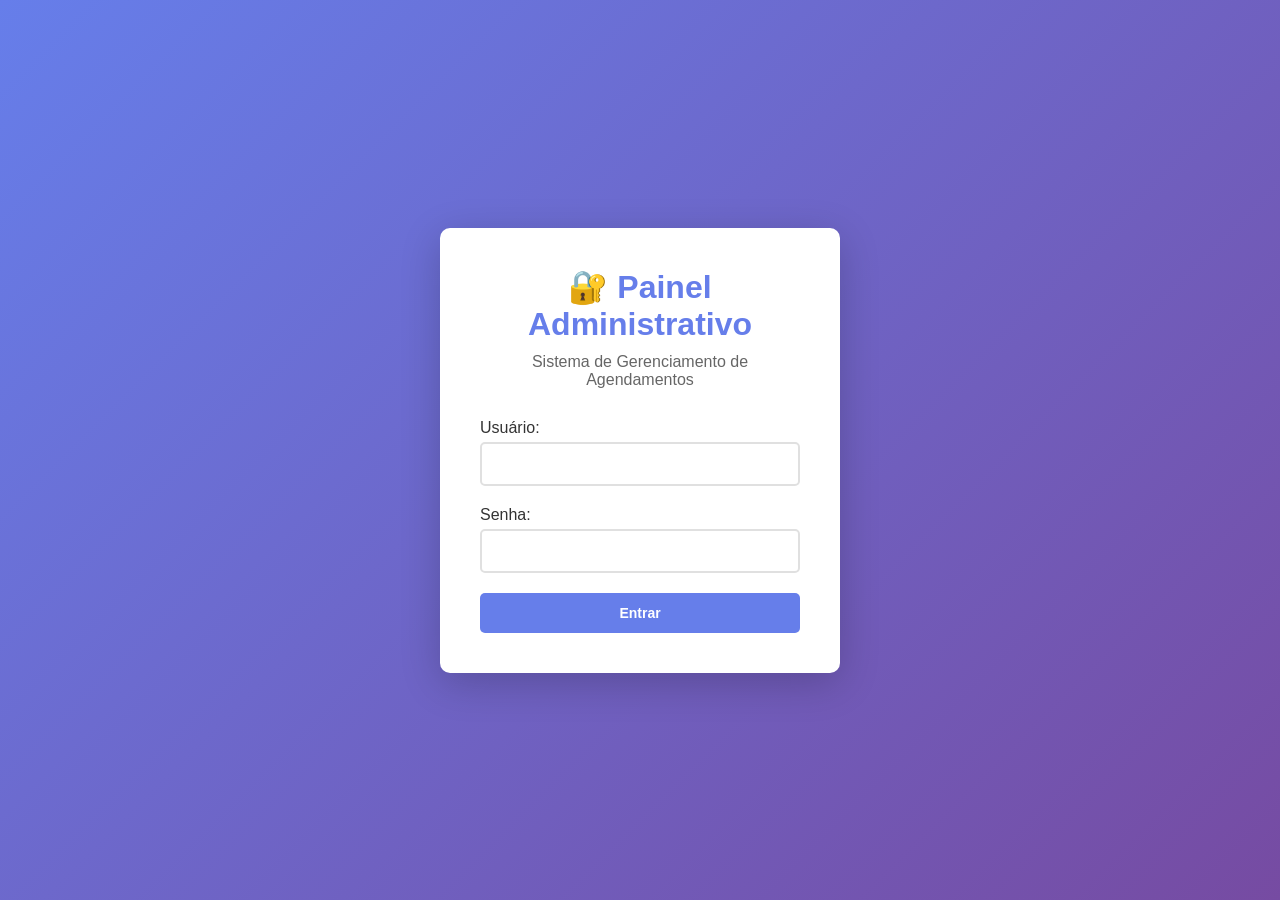
<file: admin/index.html>
<!DOCTYPE html>
<html lang="pt-BR">
<head>
    <meta charset="UTF-8">
    <meta name="viewport" content="width=device-width, initial-scale=1.0">
    <title>Painel Admin - Agendamentos</title>
    <link rel="stylesheet" href="css/admin.css">
</head>
<body>
    <!-- Tela de Login -->
    <div id="loginScreen" class="login-screen">
        <div class="login-box">
            <h1>🔐 Painel Administrativo</h1>
            <p>Sistema de Gerenciamento de Agendamentos</p>
            <form id="loginForm">
                <div class="form-group">
                    <label for="username">Usuário:</label>
                    <input type="text" id="username" required>
                </div>
                <div class="form-group">
                    <label for="password">Senha:</label>
                    <input type="password" id="password" required>
                </div>
                <button type="submit" class="btn btn-primary">Entrar</button>
                <p id="loginError" class="error-message" style="display: none;"></p>
            </form>
        </div>
    </div>

    <!-- Dashboard -->
    <div id="dashboard" class="dashboard" style="display: none;">
        <header class="admin-header">
            <div class="header-content">
                <h1>📋 Painel Administrativo</h1>
                <div class="header-actions">
                    <span class="user-info">👤 Admin</span>
                    <button class="btn btn-logout" onclick="logout()">Sair</button>
                </div>
            </div>
        </header>

        <!-- Abas -->
        <div class="tabs-container">
            <button class="tab-button active" data-tab="agendamentos">📅 Agendamentos</button>
            <button class="tab-button" data-tab="leads">🧲 Leads (Aguardando Pagamento)</button>
            <button class="tab-button" data-tab="estatisticas">📈 Estatísticas</button>
        </div>

        <!-- TAB: AGENDAMENTOS -->
        <div id="tab-agendamentos" class="tab-content active">
            <div class="filters-container">
                <div class="filter-group">
                    <label>Data Inicial:</label>
                    <input type="date" id="filterDataInicio">
                </div>
                <div class="filter-group">
                    <label>Data Final:</label>
                    <input type="date" id="filterDataFim">
                </div>
                <div class="filter-group">
                    <label>Status:</label>
                    <select id="filterStatus">
                        <option value="">Confirmados (padrão)</option>
                        <option value="pendente">Pendentes</option>
                        <option value="confirmado">Confirmados</option>
                        <option value="cancelado">Cancelados</option>
                    </select>
                </div>
                <button class="btn btn-primary" onclick="carregarAgendamentos()">🔍 Filtrar</button>
                <button class="btn btn-secondary" onclick="limparFiltros()">🔄 Limpar</button>
            </div>

            <div class="stats-container">
                <div class="stat-card">
                    <h3>Total</h3>
                    <p class="stat-number" id="statTotal">0</p>
                </div>
                <div class="stat-card">
                    <h3>Pendentes</h3>
                    <p class="stat-number" id="statPendentes">0</p>
                </div>
                <div class="stat-card">
                    <h3>Confirmados</h3>
                    <p class="stat-number" id="statConfirmados">0</p>
                </div>
                <div class="stat-card">
                    <h3>Hoje</h3>
                    <p class="stat-number" id="statHoje">0</p>
                </div>
            </div>

            <div class="table-container">
                <div class="loading" id="loading" style="display: none;">
                    <div class="spinner"></div>
                    <p>Carregando...</p>
                </div>
                <table class="table-agendamentos">
                    <thead>
                        <tr>
                            <th>Data/Hora</th>
                            <th>Paciente</th>
                            <th>Contato</th>
                            <th>Tipo</th>
                            <th>Valor</th>
                            <th>Status</th>
                            <th>Pagamento</th>
                            <th>Ações</th>
                        </tr>
                    </thead>
                    <tbody id="tabelaBody"></tbody>
                </table>
            </div>
        </div>

        <!-- TAB: LEADS -->
        <div id="tab-leads" class="tab-content">
            <div class="filters-container">
                <p><strong>🧲 Leads aguardando pagamento</strong> (pré-agendamentos que ainda não viraram sessão confirmada).</p>
            </div>

            <div class="table-container">
                <div class="loading" id="loadingLeads" style="display: none;">
                    <div class="spinner"></div>
                    <p>Carregando leads...</p>
                </div>
                <table class="table-agendamentos">
                    <thead>
                        <tr>
                            <th>Data/Hora</th>
                            <th>Nome</th>
                            <th>Contato</th>
                            <th>Tipo</th>
                            <th>Valor</th>
                            <th>Status Lead</th>
                            <th>Status Pgto</th>
                        </tr>
                    </thead>
                    <tbody id="tabelaLeadsBody"></tbody>
                </table>
            </div>
        </div>

        <!-- TAB: ESTATÍSTICAS -->
        <div id="tab-estatisticas" class="tab-content">
            <div class="filters-container">
                <p><strong>📈 Painel de evolução</strong> baseado em todos os agendamentos (confirmados, cancelados, etc.).</p>
            </div>

            <div class="stats-container">
                <div class="stat-card">
                    <h3>Últimos 7 dias</h3>
                    <p class="stat-number" id="statUltimos7">0</p>
                    <p>Agendamentos criados nos últimos 7 dias.</p>
                </div>
                <div class="stat-card">
                    <h3>Mês atual</h3>
                    <p class="stat-number" id="statMesAtual">0</p>
                    <p>Total de agendamentos neste mês.</p>
                </div>
                <div class="stat-card">
                    <h3>Mês anterior</h3>
                    <p class="stat-number" id="statMesAnterior">0</p>
                    <p>Total de agendamentos no mês passado.</p>
                </div>
                <div class="stat-card">
                    <h3>No-show (faltou)</h3>
                    <p class="stat-number" id="statFaltou">0</p>
                    <p>Quantidade com status "faltou".</p>
                </div>
            </div>
        </div>
    </div>

    <!-- Modal de Detalhes (reutilizado para agendamentos; se quiser, dá pra usar para leads também) -->
    <div id="modalDetalhes" class="modal" style="display: none;">
        <div class="modal-content">
            <span class="close" onclick="fecharModal()">&times;</span>
            <h2>Detalhes</h2>
            <div id="modalBody"></div>
        </div>
    </div>

    <script src="../agendamento/js/api.js"></script>
    <script src="js/admin.js"></script>
</body>
</html>
</file>
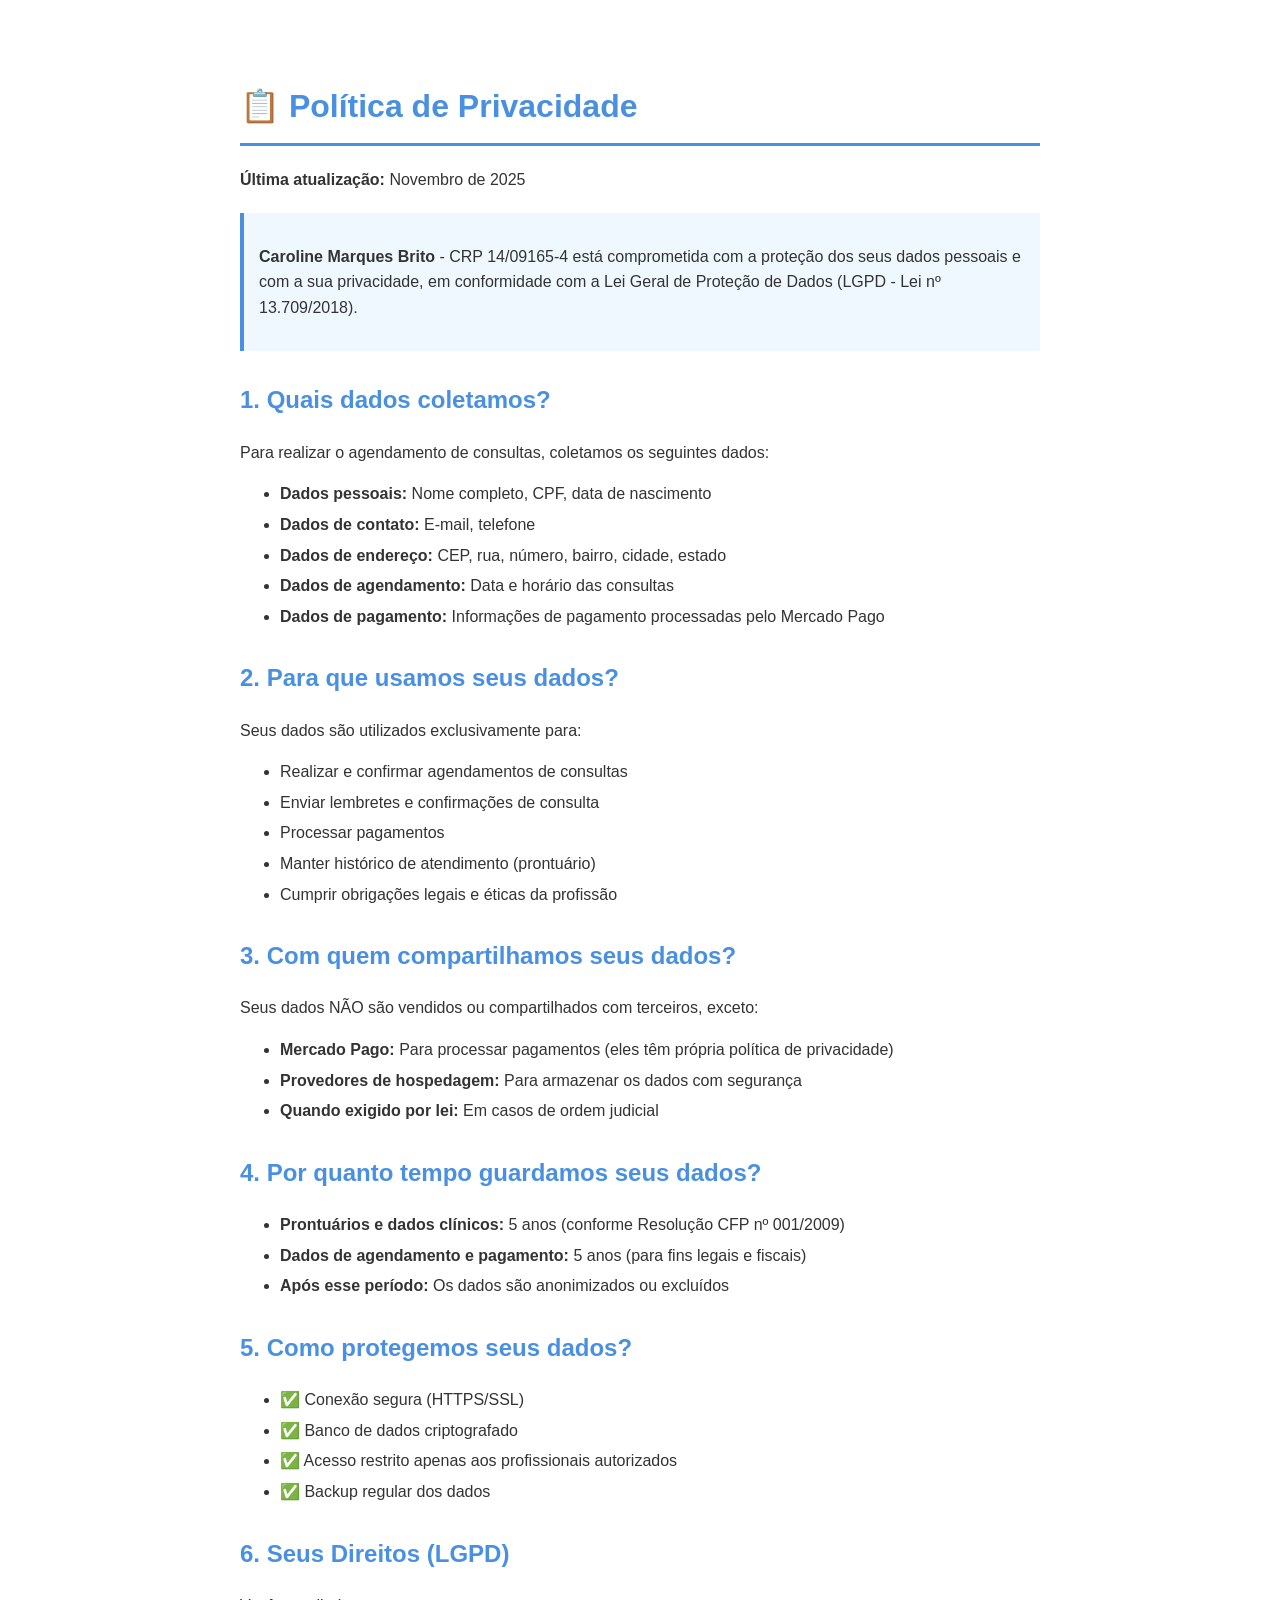
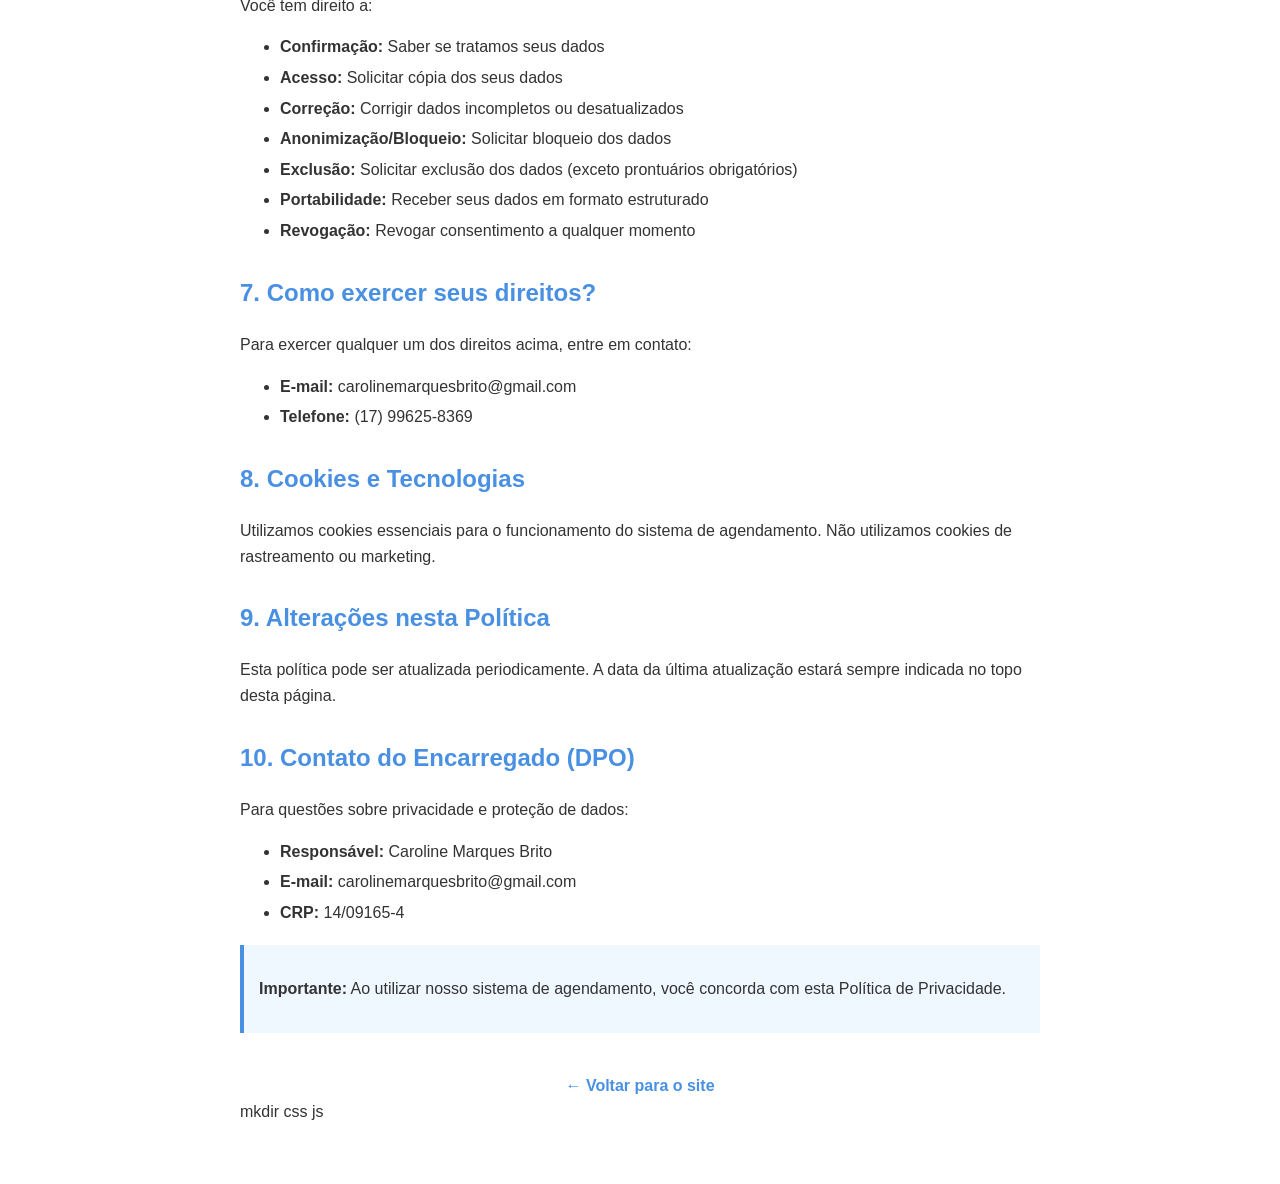
<file: politica-privacidade.html>
<!DOCTYPE html>
<html lang="pt-BR">
<head>
    <meta charset="UTF-8">
    <meta name="viewport" content="width=device-width, initial-scale=1.0">
    <title>Política de Privacidade - Caroline Marques Brito</title>
    <style>
        body {
            font-family: 'Segoe UI', Tahoma, Geneva, Verdana, sans-serif;
            line-height: 1.6;
            max-width: 800px;
            margin: 40px auto;
            padding: 20px;
            color: #333;
        }
        h1 {
            color: #4A90E2;
            border-bottom: 3px solid #4A90E2;
            padding-bottom: 10px;
        }
        h2 {
            color: #4A90E2;
            margin-top: 30px;
        }
        .destaque {
            background-color: #f0f8ff;
            padding: 15px;
            border-left: 4px solid #4A90E2;
            margin: 20px 0;
        }
        ul {
            margin: 10px 0;
        }
        li {
            margin: 5px 0;
        }
        .voltar {
            text-align: center;
            margin-top: 40px;
        }
        .voltar a {
            color: #4A90E2;
            text-decoration: none;
            font-weight: bold;
        }
        .voltar a:hover {
            text-decoration: underline;
        }
    </style>
</head>
<body>
    <h1>📋 Política de Privacidade</h1>
    
    <p><strong>Última atualização:</strong> Novembro de 2025</p>
    
    <div class="destaque">
        <p><strong>Caroline Marques Brito</strong> - CRP 14/09165-4 está comprometida com a proteção dos seus dados pessoais e com a sua privacidade, em conformidade com a Lei Geral de Proteção de Dados (LGPD - Lei nº 13.709/2018).</p>
    </div>

    <h2>1. Quais dados coletamos?</h2>
    <p>Para realizar o agendamento de consultas, coletamos os seguintes dados:</p>
    <ul>
        <li><strong>Dados pessoais:</strong> Nome completo, CPF, data de nascimento</li>
        <li><strong>Dados de contato:</strong> E-mail, telefone</li>
        <li><strong>Dados de endereço:</strong> CEP, rua, número, bairro, cidade, estado</li>
        <li><strong>Dados de agendamento:</strong> Data e horário das consultas</li>
        <li><strong>Dados de pagamento:</strong> Informações de pagamento processadas pelo Mercado Pago</li>
    </ul>

    <h2>2. Para que usamos seus dados?</h2>
    <p>Seus dados são utilizados exclusivamente para:</p>
    <ul>
        <li>Realizar e confirmar agendamentos de consultas</li>
        <li>Enviar lembretes e confirmações de consulta</li>
        <li>Processar pagamentos</li>
        <li>Manter histórico de atendimento (prontuário)</li>
        <li>Cumprir obrigações legais e éticas da profissão</li>
    </ul>

    <h2>3. Com quem compartilhamos seus dados?</h2>
    <p>Seus dados NÃO são vendidos ou compartilhados com terceiros, exceto:</p>
    <ul>
        <li><strong>Mercado Pago:</strong> Para processar pagamentos (eles têm própria política de privacidade)</li>
        <li><strong>Provedores de hospedagem:</strong> Para armazenar os dados com segurança</li>
        <li><strong>Quando exigido por lei:</strong> Em casos de ordem judicial</li>
    </ul>

    <h2>4. Por quanto tempo guardamos seus dados?</h2>
    <ul>
        <li><strong>Prontuários e dados clínicos:</strong> 5 anos (conforme Resolução CFP nº 001/2009)</li>
        <li><strong>Dados de agendamento e pagamento:</strong> 5 anos (para fins legais e fiscais)</li>
        <li><strong>Após esse período:</strong> Os dados são anonimizados ou excluídos</li>
    </ul>

    <h2>5. Como protegemos seus dados?</h2>
    <ul>
        <li>✅ Conexão segura (HTTPS/SSL)</li>
        <li>✅ Banco de dados criptografado</li>
        <li>✅ Acesso restrito apenas aos profissionais autorizados</li>
        <li>✅ Backup regular dos dados</li>
    </ul>

    <h2>6. Seus Direitos (LGPD)</h2>
    <p>Você tem direito a:</p>
    <ul>
        <li><strong>Confirmação:</strong> Saber se tratamos seus dados</li>
        <li><strong>Acesso:</strong> Solicitar cópia dos seus dados</li>
        <li><strong>Correção:</strong> Corrigir dados incompletos ou desatualizados</li>
        <li><strong>Anonimização/Bloqueio:</strong> Solicitar bloqueio dos dados</li>
        <li><strong>Exclusão:</strong> Solicitar exclusão dos dados (exceto prontuários obrigatórios)</li>
        <li><strong>Portabilidade:</strong> Receber seus dados em formato estruturado</li>
        <li><strong>Revogação:</strong> Revogar consentimento a qualquer momento</li>
    </ul>

    <h2>7. Como exercer seus direitos?</h2>
    <p>Para exercer qualquer um dos direitos acima, entre em contato:</p>
    <ul>
        <li><strong>E-mail:</strong> carolinemarquesbrito@gmail.com</li>
        <li><strong>Telefone:</strong> (17) 99625-8369</li>
    </ul>

    <h2>8. Cookies e Tecnologias</h2>
    <p>Utilizamos cookies essenciais para o funcionamento do sistema de agendamento. Não utilizamos cookies de rastreamento ou marketing.</p>

    <h2>9. Alterações nesta Política</h2>
    <p>Esta política pode ser atualizada periodicamente. A data da última atualização estará sempre indicada no topo desta página.</p>

    <h2>10. Contato do Encarregado (DPO)</h2>
    <p>Para questões sobre privacidade e proteção de dados:</p>
    <ul>
        <li><strong>Responsável:</strong> Caroline Marques Brito</li>
        <li><strong>E-mail:</strong> carolinemarquesbrito@gmail.com</li>
        <li><strong>CRP:</strong> 14/09165-4</li>
    </ul>

    <div class="destaque">
        <p><strong>Importante:</strong> Ao utilizar nosso sistema de agendamento, você concorda com esta Política de Privacidade.</p>
    </div>

    <div class="voltar">
        <a href="/">← Voltar para o site</a>
    </div>
</body>
</html>mkdir css js
</file>
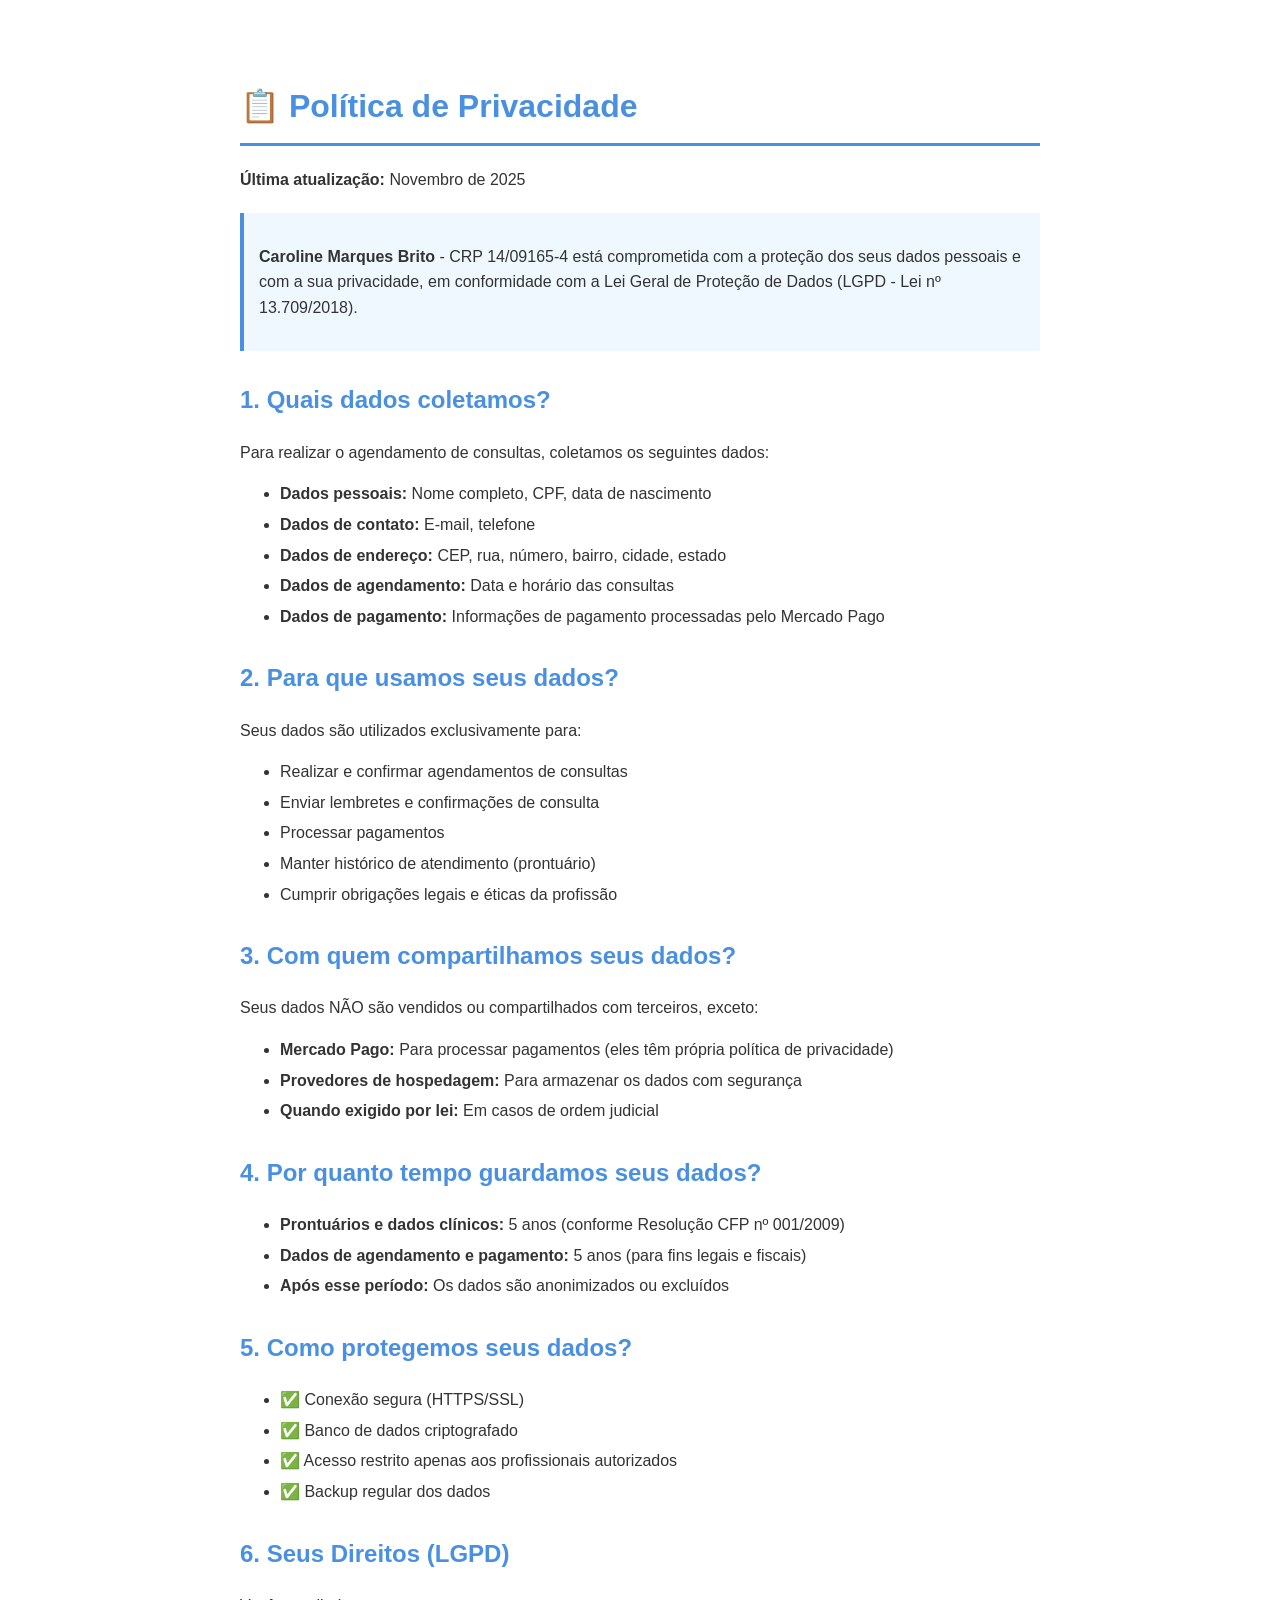
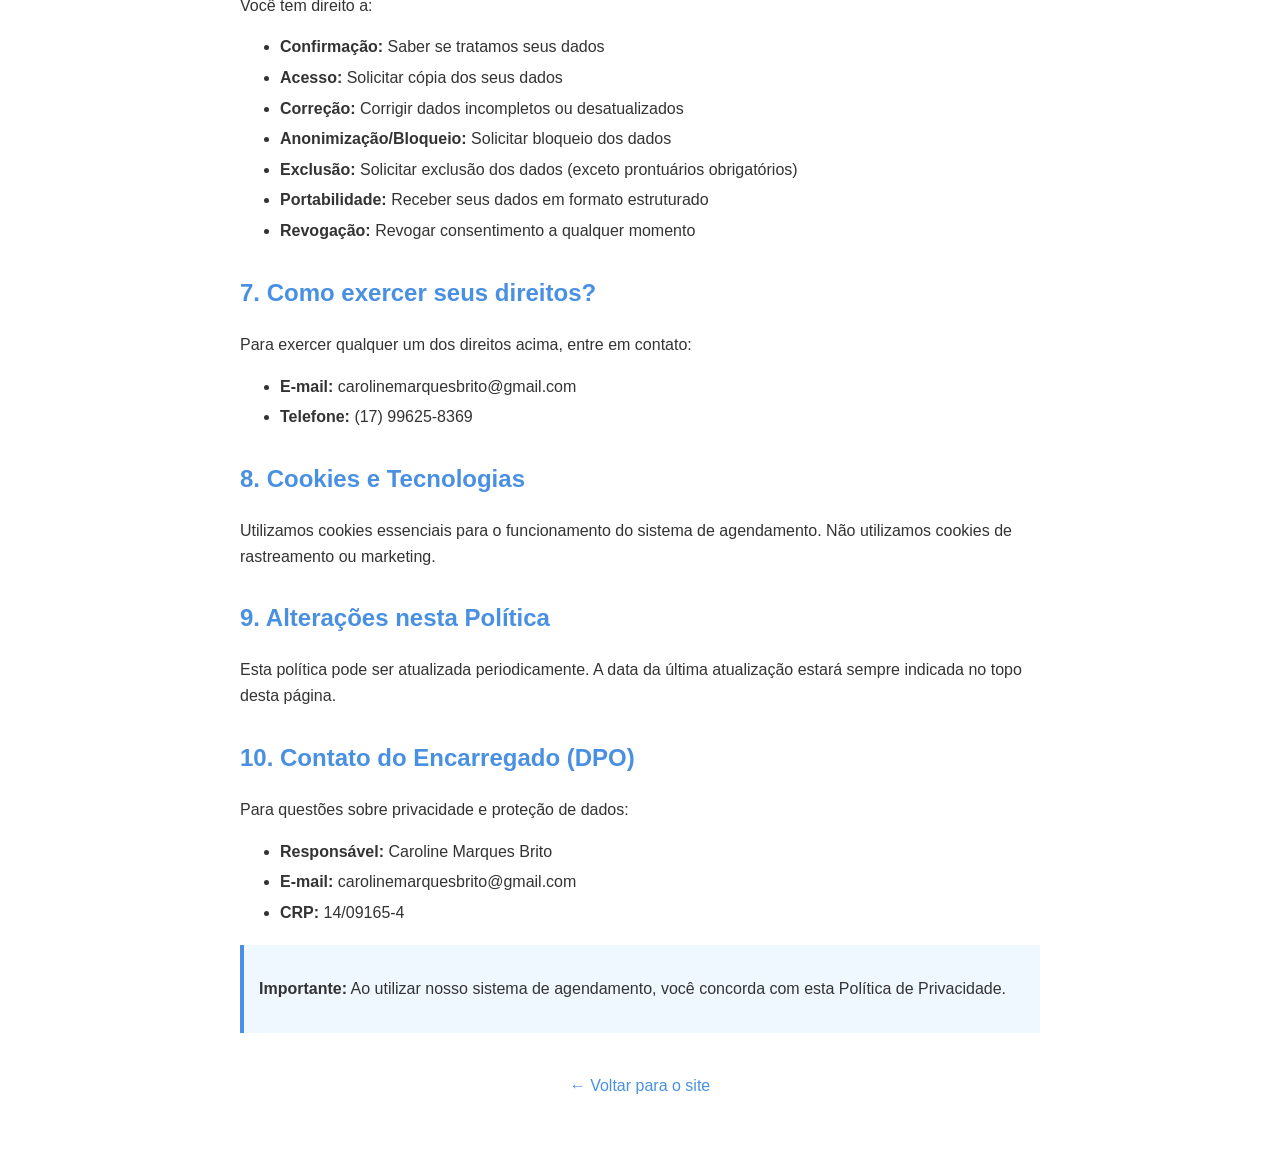
<file: agendamento/politica-privacidade.html/politica-privacidade.html>
<!DOCTYPE html>
<html lang="pt-BR">
<head>
    <meta charset="UTF-8">
    <meta name="viewport" content="width=device-width, initial-scale=1.0">
    <title>Política de Privacidade - Caroline Marques Brito</title>
    <style>
        body {
            font-family: 'Segoe UI', Tahoma, Geneva, Verdana, sans-serif;
            line-height: 1.6;
            max-width: 800px;
            margin: 40px auto;
            padding: 20px;
            color: #333;
        }
        h1 {
            color: #4A90E2;
            border-bottom: 3px solid #4A90E2;
            padding-bottom: 10px;
        }
        h2 {
            color: #4A90E2;
            margin-top: 30px;
        }
        .destaque {
            background-color: #f0f8ff;
            padding: 15px;
            border-left: 4px solid #4A90E2;
            margin: 20px 0;
        }
        ul {
            margin: 10px 0;
        }
        li {
            margin: 5px 0;
        }
    </style>
</head>
<body>
    <h1>📋 Política de Privacidade</h1>
    
    <p><strong>Última atualização:</strong> Novembro de 2025</p>
    
    <div class="destaque">
        <p><strong>Caroline Marques Brito</strong> - CRP 14/09165-4 está comprometida com a proteção dos seus dados pessoais e com a sua privacidade, em conformidade com a Lei Geral de Proteção de Dados (LGPD - Lei nº 13.709/2018).</p>
    </div>

    <h2>1. Quais dados coletamos?</h2>
    <p>Para realizar o agendamento de consultas, coletamos os seguintes dados:</p>
    <ul>
        <li><strong>Dados pessoais:</strong> Nome completo, CPF, data de nascimento</li>
        <li><strong>Dados de contato:</strong> E-mail, telefone</li>
        <li><strong>Dados de endereço:</strong> CEP, rua, número, bairro, cidade, estado</li>
        <li><strong>Dados de agendamento:</strong> Data e horário das consultas</li>
        <li><strong>Dados de pagamento:</strong> Informações de pagamento processadas pelo Mercado Pago</li>
    </ul>

    <h2>2. Para que usamos seus dados?</h2>
    <p>Seus dados são utilizados exclusivamente para:</p>
    <ul>
        <li>Realizar e confirmar agendamentos de consultas</li>
        <li>Enviar lembretes e confirmações de consulta</li>
        <li>Processar pagamentos</li>
        <li>Manter histórico de atendimento (prontuário)</li>
        <li>Cumprir obrigações legais e éticas da profissão</li>
    </ul>

    <h2>3. Com quem compartilhamos seus dados?</h2>
    <p>Seus dados NÃO são vendidos ou compartilhados com terceiros, exceto:</p>
    <ul>
        <li><strong>Mercado Pago:</strong> Para processar pagamentos (eles têm própria política de privacidade)</li>
        <li><strong>Provedores de hospedagem:</strong> Para armazenar os dados com segurança</li>
        <li><strong>Quando exigido por lei:</strong> Em casos de ordem judicial</li>
    </ul>

    <h2>4. Por quanto tempo guardamos seus dados?</h2>
    <ul>
        <li><strong>Prontuários e dados clínicos:</strong> 5 anos (conforme Resolução CFP nº 001/2009)</li>
        <li><strong>Dados de agendamento e pagamento:</strong> 5 anos (para fins legais e fiscais)</li>
        <li><strong>Após esse período:</strong> Os dados são anonimizados ou excluídos</li>
    </ul>

    <h2>5. Como protegemos seus dados?</h2>
    <ul>
        <li>✅ Conexão segura (HTTPS/SSL)</li>
        <li>✅ Banco de dados criptografado</li>
        <li>✅ Acesso restrito apenas aos profissionais autorizados</li>
        <li>✅ Backup regular dos dados</li>
    </ul>

    <h2>6. Seus Direitos (LGPD)</h2>
    <p>Você tem direito a:</p>
    <ul>
        <li><strong>Confirmação:</strong> Saber se tratamos seus dados</li>
        <li><strong>Acesso:</strong> Solicitar cópia dos seus dados</li>
        <li><strong>Correção:</strong> Corrigir dados incompletos ou desatualizados</li>
        <li><strong>Anonimização/Bloqueio:</strong> Solicitar bloqueio dos dados</li>
        <li><strong>Exclusão:</strong> Solicitar exclusão dos dados (exceto prontuários obrigatórios)</li>
        <li><strong>Portabilidade:</strong> Receber seus dados em formato estruturado</li>
        <li><strong>Revogação:</strong> Revogar consentimento a qualquer momento</li>
    </ul>

    <h2>7. Como exercer seus direitos?</h2>
    <p>Para exercer qualquer um dos direitos acima, entre em contato:</p>
    <ul>
        <li><strong>E-mail:</strong> carolinemarquesbrito@gmail.com</li>
        <li><strong>Telefone:</strong> (17) 99625-8369</li>
    </ul>

    <h2>8. Cookies e Tecnologias</h2>
    <p>Utilizamos cookies essenciais para o funcionamento do sistema de agendamento. Não utilizamos cookies de rastreamento ou marketing.</p>

    <h2>9. Alterações nesta Política</h2>
    <p>Esta política pode ser atualizada periodicamente. A data da última atualização estará sempre indicada no topo desta página.</p>

    <h2>10. Contato do Encarregado (DPO)</h2>
    <p>Para questões sobre privacidade e proteção de dados:</p>
    <ul>
        <li><strong>Responsável:</strong> Caroline Marques Brito</li>
        <li><strong>E-mail:</strong> carolinemarquesbrito@gmail.com</li>
        <li><strong>CRP:</strong> 14/09165-4</li>
    </ul>

    <div class="destaque">
        <p><strong>Importante:</strong> Ao utilizar nosso sistema de agendamento, você concorda com esta Política de Privacidade.</p>
    </div>

    <p style="text-align: center; margin-top: 40px;">
        <a href="/" style="color: #4A90E2; text-decoration: none;">← Voltar para o site</a>
    </p>
</body>
</html>
</file>
<file: admin/css/admin.css>
* {
    margin: 0;
    padding: 0;
    box-sizing: border-box;
}

body {
    font-family: 'Segoe UI', Tahoma, Geneva, Verdana, sans-serif;
    background: linear-gradient(135deg, #667eea 0%, #764ba2 100%);
    min-height: 100vh;
}

.login-screen {
    display: flex;
    justify-content: center;
    align-items: center;
    min-height: 100vh;
}

.login-box {
    background: white;
    padding: 40px;
    border-radius: 10px;
    box-shadow: 0 10px 40px rgba(0,0,0,0.2);
    width: 100%;
    max-width: 400px;
}

.login-box h1 {
    color: #667eea;
    margin-bottom: 10px;
    text-align: center;
}

.login-box p {
    text-align: center;
    color: #666;
    margin-bottom: 30px;
}

.form-group {
    margin-bottom: 20px;
}

.form-group label {
    display: block;
    margin-bottom: 5px;
    color: #333;
    font-weight: 500;
}

.form-group input {
    width: 100%;
    padding: 12px;
    border: 2px solid #e0e0e0;
    border-radius: 5px;
    font-size: 14px;
}

.form-group input:focus {
    outline: none;
    border-color: #667eea;
}

.btn {
    padding: 12px 24px;
    border: none;
    border-radius: 5px;
    font-size: 14px;
    font-weight: 600;
    cursor: pointer;
    transition: all 0.3s;
}

.btn-primary {
    background: #667eea;
    color: white;
    width: 100%;
}

.btn-primary:hover {
    background: #5568d3;
}

.error-message {
    color: #e74c3c;
    text-align: center;
    margin-top: 10px;
    font-size: 14px;
}

.dashboard {
    background: #f5f6fa;
    min-height: 100vh;
}

.admin-header {
    background: white;
    padding: 20px;
    box-shadow: 0 2px 10px rgba(0,0,0,0.1);
}

.header-content {
    max-width: 1400px;
    margin: 0 auto;
    display: flex;
    justify-content: space-between;
    align-items: center;
}

.header-content h1 {
    color: #667eea;
}

.header-actions {
    display: flex;
    gap: 20px;
    align-items: center;
}

.user-info {
    color: #666;
}

.btn-logout {
    background: #e74c3c;
    color: white;
    padding: 8px 16px;
}

.btn-logout:hover {
    background: #c0392b;
}

.filters-container {
    max-width: 1400px;
    margin: 20px auto;
    padding: 20px;
    background: white;
    border-radius: 10px;
    display: flex;
    gap: 15px;
    flex-wrap: wrap;
}

.filter-group {
    display: flex;
    flex-direction: column;
    gap: 5px;
}

.filter-group label {
    font-size: 12px;
    color: #666;
    font-weight: 500;
}

.filter-group input,
.filter-group select {
    padding: 8px;
    border: 2px solid #e0e0e0;
    border-radius: 5px;
    font-size: 14px;
}

.btn-secondary {
    background: #95a5a6;
    color: white;
}

.btn-secondary:hover {
    background: #7f8c8d;
}

.stats-container {
    max-width: 1400px;
    margin: 0 auto 20px;
    display: grid;
    grid-template-columns: repeat(auto-fit, minmax(200px, 1fr));
    gap: 20px;
    padding: 0 20px;
}

.stat-card {
    background: white;
    padding: 20px;
    border-radius: 10px;
    text-align: center;
    box-shadow: 0 2px 10px rgba(0,0,0,0.1);
}

.stat-card h3 {
    font-size: 14px;
    color: #666;
    margin-bottom: 10px;
}

.stat-number {
    font-size: 32px;
    font-weight: bold;
    color: #667eea;
}

.table-container {
    max-width: 1400px;
    margin: 0 auto;
    padding: 20px;
    background: white;
    border-radius: 10px;
    overflow-x: auto;
}

.table-agendamentos {
    width: 100%;
    border-collapse: collapse;
}

.table-agendamentos thead {
    background: #667eea;
    color: white;
}

.table-agendamentos th,
.table-agendamentos td {
    padding: 12px;
    text-align: left;
    border-bottom: 1px solid #e0e0e0;
}

.table-agendamentos tbody tr:hover {
    background: #f8f9fa;
}

.badge {
    padding: 4px 8px;
    border-radius: 4px;
    font-size: 12px;
    font-weight: 600;
}

.badge-pendente {
    background: #fff3cd;
    color: #856404;
}

.badge-confirmado {
    background: #d4edda;
    color: #155724;
}

.badge-cancelado {
    background: #f8d7da;
    color: #721c24;
}

.badge-pago {
    background: #d1ecf1;
    color: #0c5460;
}

.btn-small {
    padding: 6px 12px;
    font-size: 12px;
    margin: 2px;
}

.btn-success {
    background: #27ae60;
    color: white;
}

.btn-danger {
    background: #e74c3c;
    color: white;
}

.btn-info {
    background: #3498db;
    color: white;
}

.modal {
    position: fixed;
    z-index: 1000;
    left: 0;
    top: 0;
    width: 100%;
    height: 100%;
    background: rgba(0,0,0,0.5);
    display: flex;
    justify-content: center;
    align-items: center;
}

.modal-content {
    background: white;
    padding: 30px;
    border-radius: 10px;
    max-width: 600px;
    width: 90%;
    max-height: 80vh;
    overflow-y: auto;
}

.close {
    float: right;
    font-size: 28px;
    font-weight: bold;
    cursor: pointer;
}

.close:hover {
    color: #e74c3c;
}

.loading {
    text-align: center;
    padding: 40px;
}

.spinner {
    border: 4px solid #f3f3f3;
    border-top: 4px solid #667eea;
    border-radius: 50%;
    width: 40px;
    height: 40px;
    animation: spin 1s linear infinite;
    margin: 0 auto 20px;
}

@keyframes spin {
    0% { transform: rotate(0deg); }
    100% { transform: rotate(360deg); }
}
</file>
